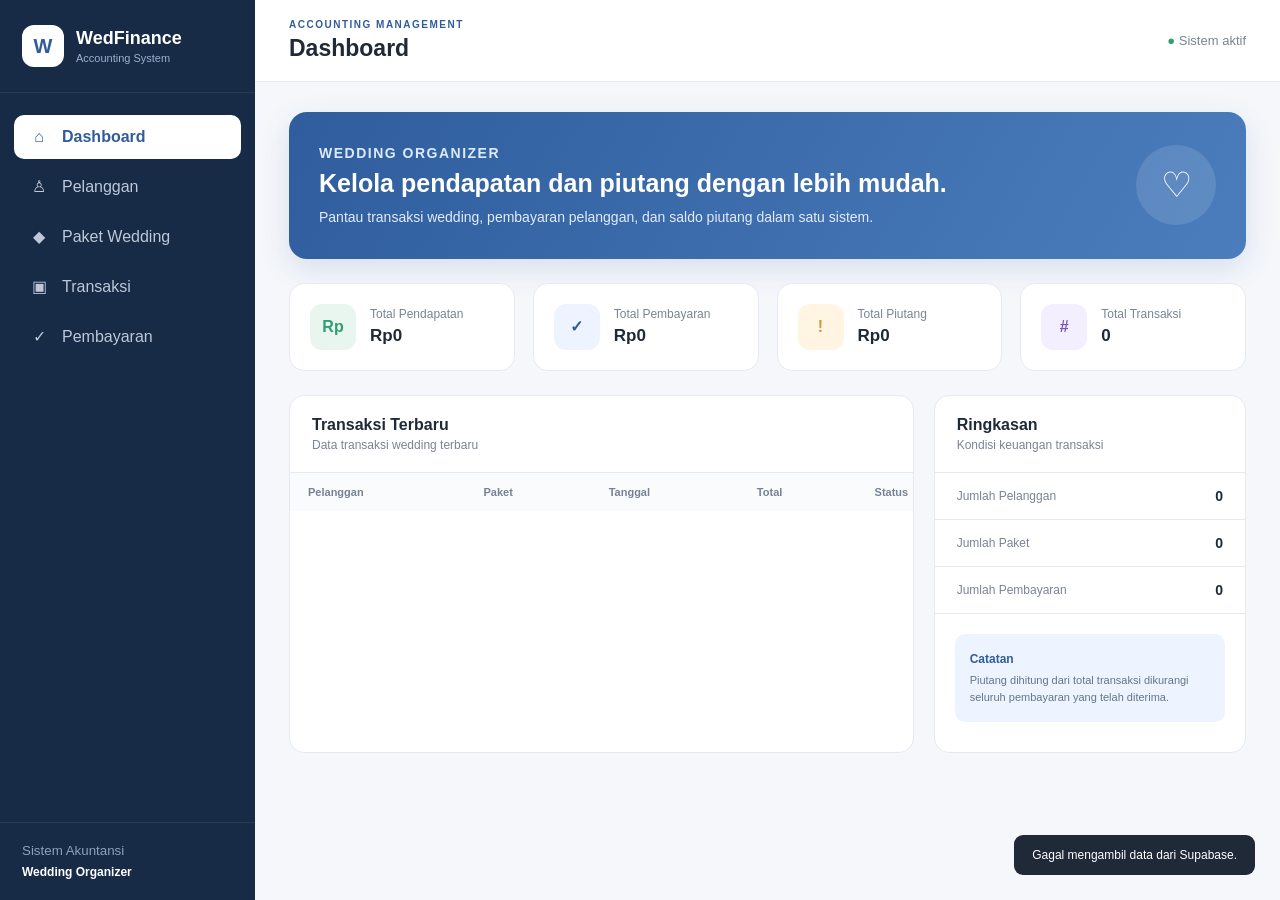
<file: index.html>
<!DOCTYPE html>
<html lang="id">

<head>

    <meta charset="UTF-8">

    <meta
        name="viewport"
        content="width=device-width, initial-scale=1.0"
    >

    <title>Sistem Akuntansi Wedding Organizer</title>

    <link
        rel="stylesheet"
        href="Front-End/CSS/style.css"
    >

</head>

<body>

    <div class="app">

        <!-- SIDEBAR -->

        <aside class="sidebar">

            <div class="brand">

                <div class="brand-icon">
                    W
                </div>

                <div>
                    <h2>WedFinance</h2>
                    <span>Accounting System</span>
                </div>

            </div>


            <nav>

                <button
                    class="nav-item active"
                    onclick="showSection('dashboard', this)"
                >
                    <span>⌂</span>
                    Dashboard
                </button>

                <button
                    class="nav-item"
                    onclick="showSection('pelanggan', this)"
                >
                    <span>♙</span>
                    Pelanggan
                </button>

                <button
                    class="nav-item"
                    onclick="showSection('paket', this)"
                >
                    <span>◆</span>
                    Paket Wedding
                </button>

                <button
                    class="nav-item"
                    onclick="showSection('transaksi', this)"
                >
                    <span>▣</span>
                    Transaksi
                </button>

                <button
                    class="nav-item"
                    onclick="showSection('pembayaran', this)"
                >
                    <span>✓</span>
                    Pembayaran
                </button>

            </nav>


            <div class="sidebar-footer">

                <small>
                    Sistem Akuntansi
                </small>

                <strong>
                    Wedding Organizer
                </strong>

            </div>

        </aside>


        <!-- MAIN -->

        <main class="main">

            <header class="topbar">

                <div>

                    <p class="eyebrow">
                        ACCOUNTING MANAGEMENT
                    </p>

                    <h1 id="pageTitle">
                        Dashboard
                    </h1>

                </div>

                <div class="top-date">

                    <span>●</span>
                    Sistem aktif

                </div>

            </header>


            <!-- DASHBOARD -->

            <section
                id="dashboard"
                class="section active-section"
            >

                <div class="welcome">

                    <div>

                        <p class="eyebrow">
                            WEDDING ORGANIZER
                        </p>

                        <h2>
                            Kelola pendapatan dan piutang
                            dengan lebih mudah.
                        </h2>

                        <p>
                            Pantau transaksi wedding,
                            pembayaran pelanggan,
                            dan saldo piutang dalam satu sistem.
                        </p>

                    </div>

                    <div class="welcome-icon">
                        ♡
                    </div>

                </div>


                <div class="stat-grid">

                    <div class="stat-card">

                        <div class="stat-icon revenue">
                            Rp
                        </div>

                        <div>

                            <span>Total Pendapatan</span>

                            <strong id="totalPendapatan">
                                Rp0
                            </strong>

                        </div>

                    </div>


                    <div class="stat-card">

                        <div class="stat-icon payment">
                            ✓
                        </div>

                        <div>

                            <span>Total Pembayaran</span>

                            <strong id="totalPembayaran">
                                Rp0
                            </strong>

                        </div>

                    </div>


                    <div class="stat-card">

                        <div class="stat-icon receivable">
                            !
                        </div>

                        <div>

                            <span>Total Piutang</span>

                            <strong id="totalPiutang">
                                Rp0
                            </strong>

                        </div>

                    </div>


                    <div class="stat-card">

                        <div class="stat-icon transaction">
                            #
                        </div>

                        <div>

                            <span>Total Transaksi</span>

                            <strong id="totalTransaksi">
                                0
                            </strong>

                        </div>

                    </div>

                </div>


                <div class="dashboard-grid">

                    <div class="panel">

                        <div class="panel-header">

                            <div>

                                <h3>
                                    Transaksi Terbaru
                                </h3>

                                <p>
                                    Data transaksi wedding terbaru
                                </p>

                            </div>

                        </div>

                        <div class="table-wrapper">

                            <table>

                                <thead>

                                    <tr>

                                        <th>
                                            Pelanggan
                                        </th>

                                        <th>
                                            Paket
                                        </th>

                                        <th>
                                            Tanggal
                                        </th>

                                        <th>
                                            Total
                                        </th>

                                        <th>
                                            Status
                                        </th>

                                    </tr>

                                </thead>

                                <tbody id="dashboardTable">

                                </tbody>

                            </table>

                        </div>

                    </div>


                    <div class="panel summary-panel">

                        <div class="panel-header">

                            <div>

                                <h3>
                                    Ringkasan
                                </h3>

                                <p>
                                    Kondisi keuangan transaksi
                                </p>

                            </div>

                        </div>

                        <div class="summary-item">

                            <span>
                                Jumlah Pelanggan
                            </span>

                            <strong id="jumlahPelanggan">
                                0
                            </strong>

                        </div>

                        <div class="summary-item">

                            <span>
                                Jumlah Paket
                            </span>

                            <strong id="jumlahPaket">
                                0
                            </strong>

                        </div>

                        <div class="summary-item">

                            <span>
                                Jumlah Pembayaran
                            </span>

                            <strong id="jumlahPembayaran">
                                0
                            </strong>

                        </div>

                        <div class="summary-note">

                            <strong>
                                Catatan
                            </strong>

                            <p>
                                Piutang dihitung dari total transaksi
                                dikurangi seluruh pembayaran
                                yang telah diterima.
                            </p>

                        </div>

                    </div>

                </div>

            </section>


            <!-- PELANGGAN -->

            <section
                id="pelanggan"
                class="section"
            >

                <div class="section-heading">

                    <div>

                        <p class="eyebrow">
                            MASTER DATA
                        </p>

                        <h2>
                            Data Pelanggan
                        </h2>

                        <p>
                            Kelola data pelanggan Wedding Organizer.
                        </p>

                    </div>

                </div>


                <div class="panel form-panel">

                    <h3>
                        Tambah Pelanggan
                    </h3>

                    <form id="formPelanggan">

                        <div class="form-grid">

                            <div class="form-group">

                                <label>
                                    Nama Pelanggan
                                </label>

                                <input
                                    type="text"
                                    id="namaPelanggan"
                                    required
                                    placeholder="Contoh: Andi Pratama"
                                >

                            </div>

                            <div class="form-group">

                                <label>
                                    Nomor Telepon
                                </label>

                                <input
                                    type="text"
                                    id="teleponPelanggan"
                                    required
                                    placeholder="08xxxxxxxxxx"
                                >

                            </div>

                            <div class="form-group">

                                <label>
                                    Email
                                </label>

                                <input
                                    type="email"
                                    id="emailPelanggan"
                                    placeholder="email@gmail.com"
                                >

                            </div>

                            <div class="form-group">

                                <label>
                                    Alamat
                                </label>

                                <input
                                    type="text"
                                    id="alamatPelanggan"
                                    placeholder="Alamat pelanggan"
                                >

                            </div>

                        </div>

                        <button
                            type="submit"
                            class="btn-primary"
                        >
                            + Simpan Pelanggan
                        </button>

                    </form>

                </div>


                <div class="panel">

                    <div class="panel-header">

                        <div>

                            <h3>
                                Daftar Pelanggan
                            </h3>

                        </div>

                    </div>

                    <div class="table-wrapper">

                        <table>

                            <thead>

                                <tr>

                                    <th>ID</th>
                                    <th>Nama</th>
                                    <th>Telepon</th>
                                    <th>Email</th>
                                    <th>Alamat</th>
                                    <th>Aksi</th>

                                </tr>

                            </thead>

                            <tbody id="pelangganTable">

                            </tbody>

                        </table>

                    </div>

                </div>

            </section>


            <!-- PAKET -->

            <section
                id="paket"
                class="section"
            >

                <div class="section-heading">

                    <div>

                        <p class="eyebrow">
                            MASTER DATA
                        </p>

                        <h2>
                            Paket Wedding
                        </h2>

                        <p>
                            Kelola paket dan harga jasa Wedding Organizer.
                        </p>

                    </div>

                </div>


                <div class="panel form-panel">

                    <h3>
                        Tambah Paket
                    </h3>

                    <form id="formPaket">

                        <div class="form-grid">

                            <div class="form-group">

                                <label>
                                    Nama Paket
                                </label>

                                <input
                                    type="text"
                                    id="namaPaket"
                                    required
                                    placeholder="Contoh: Paket Gold"
                                >

                            </div>

                            <div class="form-group">

                                <label>
                                    Harga
                                </label>

                                <input
                                    type="number"
                                    id="hargaPaket"
                                    required
                                    min="0"
                                    placeholder="25000000"
                                >

                            </div>

                            <div
                                class="form-group full"
                            >

                                <label>
                                    Deskripsi
                                </label>

                                <textarea
                                    id="deskripsiPaket"
                                    rows="3"
                                    placeholder="Deskripsi paket wedding"
                                ></textarea>

                            </div>

                        </div>

                        <button
                            type="submit"
                            class="btn-primary"
                        >
                            + Simpan Paket
                        </button>

                    </form>

                </div>


                <div class="panel">

                    <div class="panel-header">

                        <div>

                            <h3>
                                Daftar Paket
                            </h3>

                        </div>

                    </div>

                    <div class="table-wrapper">

                        <table>

                            <thead>

                                <tr>

                                    <th>ID</th>
                                    <th>Nama Paket</th>
                                    <th>Harga</th>
                                    <th>Deskripsi</th>
                                    <th>Aksi</th>

                                </tr>

                            </thead>

                            <tbody id="paketTable">

                            </tbody>

                        </table>

                    </div>

                </div>

            </section>


            <!-- TRANSAKSI -->

            <section
                id="transaksi"
                class="section"
            >

                <div class="section-heading">

                    <div>

                        <p class="eyebrow">
                            TRANSACTION
                        </p>

                        <h2>
                            Transaksi Wedding
                        </h2>

                        <p>
                            Catat pesanan dan nilai pendapatan.
                        </p>

                    </div>

                </div>


                <div class="panel form-panel">

                    <h3>
                        Tambah Transaksi
                    </h3>

                    <form id="formTransaksi">

                        <div class="form-grid">

                            <div class="form-group">

                                <label>
                                    Pelanggan
                                </label>

                                <select
                                    id="transaksiPelanggan"
                                    required
                                >
                                    <option value="">
                                        Pilih pelanggan
                                    </option>
                                </select>

                            </div>


                            <div class="form-group">

                                <label>
                                    Paket Wedding
                                </label>

                                <select
                                    id="transaksiPaket"
                                    required
                                >
                                    <option value="">
                                        Pilih paket
                                    </option>
                                </select>

                            </div>


                            <div class="form-group">

                                <label>
                                    Tanggal Transaksi
                                </label>

                                <input
                                    type="date"
                                    id="tanggalTransaksi"
                                    required
                                >

                            </div>


                            <div class="form-group">

                                <label>
                                    Tanggal Acara
                                </label>

                                <input
                                    type="date"
                                    id="tanggalAcara"
                                    required
                                >

                            </div>


                            <div class="form-group">

                                <label>
                                    Total Transaksi
                                </label>

                                <input
                                    type="number"
                                    id="totalTransaksiInput"
                                    required
                                    min="0"
                                    placeholder="25000000"
                                >

                            </div>


                            <div class="form-group">

                                <label>
                                    Status
                                </label>

                                <select id="statusTransaksi">

                                    <option value="Belum Lunas">
                                        Belum Lunas
                                    </option>

                                    <option value="DP">
                                        DP
                                    </option>

                                    <option value="Lunas">
                                        Lunas
                                    </option>

                                </select>

                            </div>

                        </div>

                        <button
                            type="submit"
                            class="btn-primary"
                        >
                            + Simpan Transaksi
                        </button>

                    </form>

                </div>


                <div class="panel">

                    <div class="panel-header">

                        <div>

                            <h3>
                                Daftar Transaksi
                            </h3>

                        </div>

                    </div>

                    <div class="table-wrapper">

                        <table>

                            <thead>

                                <tr>

                                    <th>ID</th>
                                    <th>Pelanggan</th>
                                    <th>Paket</th>
                                    <th>Tanggal</th>
                                    <th>Acara</th>
                                    <th>Total</th>
                                    <th>Status</th>
                                    <th>Aksi</th>

                                </tr>

                            </thead>

                            <tbody id="transaksiTable">

                            </tbody>

                        </table>

                    </div>

                </div>

            </section>


            <!-- PEMBAYARAN -->

            <section
                id="pembayaran"
                class="section"
            >

                <div class="section-heading">

                    <div>

                        <p class="eyebrow">
                            RECEIVABLE
                        </p>

                        <h2>
                            Pembayaran
                        </h2>

                        <p>
                            Catat pembayaran pelanggan dan pantau piutang.
                        </p>

                    </div>

                </div>


                <div class="panel form-panel">

                    <h3>
                        Tambah Pembayaran
                    </h3>

                    <form id="formPembayaran">

                        <div class="form-grid">

                            <div class="form-group">

                                <label>
                                    Transaksi
                                </label>

                                <select
                                    id="pembayaranTransaksi"
                                    required
                                >

                                    <option value="">
                                        Pilih transaksi
                                    </option>

                                </select>

                            </div>


                            <div class="form-group">

                                <label>
                                    Tanggal Pembayaran
                                </label>

                                <input
                                    type="date"
                                    id="tanggalPembayaran"
                                    required
                                >

                            </div>


                            <div class="form-group">

                                <label>
                                    Jumlah Bayar
                                </label>

                                <input
                                    type="number"
                                    id="jumlahBayar"
                                    required
                                    min="1"
                                    placeholder="5000000"
                                >

                            </div>


                            <div class="form-group">

                                <label>
                                    Metode Pembayaran
                                </label>

                                <select id="metodePembayaran">

                                    <option value="Transfer">
                                        Transfer
                                    </option>

                                    <option value="Cash">
                                        Cash
                                    </option>

                                    <option value="QRIS">
                                        QRIS
                                    </option>

                                </select>

                            </div>


                            <div
                                class="form-group full"
                            >

                                <label>
                                    Keterangan
                                </label>

                                <textarea
                                    id="keteranganPembayaran"
                                    rows="3"
                                    placeholder="Contoh: Pembayaran DP"
                                ></textarea>

                            </div>

                        </div>

                        <button
                            type="submit"
                            class="btn-primary"
                        >
                            + Simpan Pembayaran
                        </button>

                    </form>

                </div>


                <div class="panel">

                    <div class="panel-header">

                        <div>

                            <h3>
                                Riwayat Pembayaran
                            </h3>

                        </div>

                    </div>

                    <div class="table-wrapper">

                        <table>

                            <thead>

                                <tr>

                                    <th>ID</th>
                                    <th>Transaksi</th>
                                    <th>Tanggal</th>
                                    <th>Jumlah</th>
                                    <th>Metode</th>
                                    <th>Keterangan</th>
                                    <th>Aksi</th>

                                </tr>

                            </thead>

                            <tbody id="pembayaranTable">

                            </tbody>

                        </table>

                    </div>

                </div>

            </section>

        </main>

    </div>


    <div
        id="toast"
        class="toast"
    >
    </div>


    <script src="Front-End/JS/script.js"></script>

</body>

</html>
</file>
<file: Front-End/CSS/style.css>
* {
    margin: 0;
    padding: 0;
    box-sizing: border-box;
}

:root {
    --primary: #315c9b;
    --primary-dark: #244777;
    --primary-light: #edf4ff;

    --bg: #f5f7fb;
    --white: #ffffff;

    --text: #1f2937;
    --muted: #7a8495;

    --border: #e6eaf0;

    --success: #2f9e72;
    --warning: #d79a32;
    --danger: #d45c67;

    --sidebar: #172a46;
}

body {
    font-family:
        "Segoe UI",
        Arial,
        sans-serif;

    background: var(--bg);
    color: var(--text);
}

button,
input,
select,
textarea {
    font: inherit;
}

button {
    cursor: pointer;
}

.app {
    display: flex;
    min-height: 100vh;
}


/* =====================================================
   SIDEBAR
===================================================== */

.sidebar {
    width: 255px;
    background: var(--sidebar);
    color: white;

    display: flex;
    flex-direction: column;

    position: fixed;
    left: 0;
    top: 0;
    bottom: 0;
}

.brand {
    display: flex;
    align-items: center;

    gap: 12px;

    padding: 25px 22px;

    border-bottom:
        1px solid
        rgba(255, 255, 255, 0.08);
}

.brand-icon {
    width: 42px;
    height: 42px;

    display: flex;
    align-items: center;
    justify-content: center;

    border-radius: 12px;

    background: #ffffff;
    color: var(--primary);

    font-weight: 800;
    font-size: 20px;
}

.brand h2 {
    font-size: 18px;
}

.brand span {
    display: block;

    margin-top: 3px;

    color: #9fb0c9;

    font-size: 11px;
}

.sidebar nav {
    padding: 22px 14px;
}

.nav-item {
    width: 100%;

    display: flex;
    align-items: center;

    gap: 13px;

    border: none;
    background: transparent;

    color: #bdc8d8;

    padding: 13px 15px;

    border-radius: 10px;

    margin-bottom: 5px;

    text-align: left;

    transition: 0.2s;
}

.nav-item span {
    width: 20px;
    text-align: center;
}

.nav-item:hover {
    background:
        rgba(255, 255, 255, 0.08);

    color: white;
}

.nav-item.active {
    background: white;
    color: var(--primary);

    font-weight: 700;
}

.sidebar-footer {
    margin-top: auto;

    padding: 20px 22px;

    border-top:
        1px solid
        rgba(255, 255, 255, 0.08);
}

.sidebar-footer small {
    display: block;

    color: #8fa1bb;

    margin-bottom: 4px;
}

.sidebar-footer strong {
    font-size: 12px;
}


/* =====================================================
   MAIN
===================================================== */

.main {
    margin-left: 255px;

    width: calc(100% - 255px);

    min-height: 100vh;
}

.topbar {
    height: 82px;

    background: white;

    border-bottom:
        1px solid
        var(--border);

    display: flex;
    align-items: center;
    justify-content: space-between;

    padding: 0 34px;
}

.eyebrow {
    font-size: 10px;

    letter-spacing: 1.5px;

    color: var(--primary);

    font-weight: 800;

    margin-bottom: 5px;
}

.topbar h1 {
    font-size: 23px;
}

.top-date {
    color: var(--muted);

    font-size: 13px;
}

.top-date span {
    color: var(--success);
}


/* =====================================================
   SECTION
===================================================== */

.section {
    display: none;

    padding: 30px 34px;
}

.active-section {
    display: block;
}


/* =====================================================
   WELCOME
===================================================== */

.welcome {
    background:
        linear-gradient(
            120deg,
            #2f5d9d,
            #4b7dbd
        );

    border-radius: 18px;

    padding: 30px;

    color: white;

    display: flex;
    align-items: center;
    justify-content: space-between;

    margin-bottom: 24px;

    box-shadow:
        0 10px 30px
        rgba(49, 92, 155, 0.15);
}

.welcome .eyebrow {
    color: #dceaff;
}

.welcome h2 {
    font-size: 25px;

    max-width: 650px;

    margin-bottom: 8px;
}

.welcome p {
    color: #e2ecfa;

    font-size: 14px;

    max-width: 650px;

    line-height: 1.6;
}

.welcome-icon {
    width: 80px;
    height: 80px;

    display: flex;
    align-items: center;
    justify-content: center;

    border-radius: 50%;

    background:
        rgba(255,255,255,0.12);

    font-size: 35px;
}


/* =====================================================
   STAT CARD
===================================================== */

.stat-grid {
    display: grid;

    grid-template-columns:
        repeat(4, 1fr);

    gap: 18px;

    margin-bottom: 24px;
}

.stat-card {
    background: white;

    border: 1px solid var(--border);

    border-radius: 15px;

    padding: 20px;

    display: flex;
    align-items: center;

    gap: 14px;
}

.stat-icon {
    width: 46px;
    height: 46px;

    display: flex;
    align-items: center;
    justify-content: center;

    border-radius: 12px;

    font-weight: 800;
}

.revenue {
    background: #e9f5ef;
    color: var(--success);
}

.payment {
    background: #edf4ff;
    color: var(--primary);
}

.receivable {
    background: #fff5e2;
    color: var(--warning);
}

.transaction {
    background: #f3efff;
    color: #7956b3;
}

.stat-card span {
    display: block;

    color: var(--muted);

    font-size: 12px;

    margin-bottom: 5px;
}

.stat-card strong {
    font-size: 17px;
}


/* =====================================================
   DASHBOARD GRID
===================================================== */

.dashboard-grid {
    display: grid;

    grid-template-columns:
        2fr 1fr;

    gap: 20px;
}

.panel {
    background: white;

    border: 1px solid var(--border);

    border-radius: 15px;

    margin-bottom: 20px;

    overflow: hidden;
}

.panel-header {
    padding: 20px 22px;

    display: flex;
    align-items: center;
    justify-content: space-between;

    border-bottom:
        1px solid
        var(--border);
}

.panel-header h3 {
    font-size: 16px;
}

.panel-header p {
    color: var(--muted);

    font-size: 12px;

    margin-top: 4px;
}


/* =====================================================
   TABLE
===================================================== */

.table-wrapper {
    width: 100%;

    overflow-x: auto;
}

table {
    width: 100%;

    border-collapse: collapse;

    min-width: 700px;
}

th {
    background: #fafbfc;

    color: #778196;

    font-size: 11px;

    text-align: left;

    padding: 13px 18px;

    white-space: nowrap;
}

td {
    padding: 14px 18px;

    border-top:
        1px solid
        #edf0f4;

    font-size: 12px;

    vertical-align: middle;
}

tbody tr:hover {
    background: #fbfcfe;
}


/* =====================================================
   BADGE
===================================================== */

.badge {
    display: inline-flex;

    padding: 5px 9px;

    border-radius: 20px;

    font-size: 10px;

    font-weight: 700;
}

.badge-lunas {
    background: #e8f5ef;
    color: #2f8b65;
}

.badge-dp {
    background: #fff3dd;
    color: #b77c1d;
}

.badge-belum {
    background: #ffecef;
    color: #c55361;
}


/* =====================================================
   FORM
===================================================== */

.form-panel {
    padding: 22px;
}

.form-panel h3 {
    margin-bottom: 20px;
}

.form-grid {
    display: grid;

    grid-template-columns:
        repeat(2, 1fr);

    gap: 16px;

    margin-bottom: 20px;
}

.form-group {
    display: flex;
    flex-direction: column;

    gap: 7px;
}

.form-group.full {
    grid-column: 1 / -1;
}

.form-group label {
    font-size: 12px;

    color: #596579;

    font-weight: 700;
}

.form-group input,
.form-group select,
.form-group textarea {
    width: 100%;

    border:
        1px solid
        #dfe4eb;

    border-radius: 9px;

    padding: 11px 12px;

    outline: none;

    color: var(--text);

    background: white;

    transition: 0.2s;
}

.form-group input:focus,
.form-group select:focus,
.form-group textarea:focus {
    border-color: var(--primary);

    box-shadow:
        0 0 0 3px
        rgba(49, 92, 155, 0.08);
}

.form-group textarea {
    resize: vertical;
}


/* =====================================================
   BUTTON
===================================================== */

.btn-primary {
    border: none;

    background: var(--primary);

    color: white;

    padding: 11px 17px;

    border-radius: 9px;

    font-size: 12px;

    font-weight: 700;

    transition: 0.2s;
}

.btn-primary:hover {
    background: var(--primary-dark);

    transform: translateY(-1px);
}

.btn-delete {
    border: none;

    background: #fff0f1;

    color: var(--danger);

    padding: 6px 10px;

    border-radius: 7px;

    font-size: 10px;

    font-weight: 700;
}

.btn-delete:hover {
    background: #ffe1e4;
}


/* =====================================================
   SECTION HEADING
===================================================== */

.section-heading {
    margin-bottom: 22px;
}

.section-heading h2 {
    font-size: 24px;

    margin-bottom: 5px;
}

.section-heading p:not(.eyebrow) {
    color: var(--muted);

    font-size: 13px;
}


/* =====================================================
   SUMMARY
===================================================== */

.summary-panel {
    padding-bottom: 10px;
}

.summary-item {
    display: flex;
    align-items: center;
    justify-content: space-between;

    padding: 15px 22px;

    border-bottom:
        1px solid
        var(--border);
}

.summary-item span {
    color: var(--muted);

    font-size: 12px;
}

.summary-item strong {
    font-size: 14px;
}

.summary-note {
    margin: 20px;

    padding: 15px;

    border-radius: 10px;

    background: var(--primary-light);
}

.summary-note strong {
    color: var(--primary);

    font-size: 12px;
}

.summary-note p {
    color: #64748b;

    font-size: 11px;

    line-height: 1.6;

    margin-top: 5px;
}


/* =====================================================
   TOAST
===================================================== */

.toast {
    position: fixed;

    right: 25px;
    bottom: 25px;

    background: #1f2937;

    color: white;

    padding: 13px 18px;

    border-radius: 9px;

    font-size: 12px;

    opacity: 0;

    pointer-events: none;

    transform: translateY(15px);

    transition: 0.25s;

    z-index: 999;
}

.toast.show {
    opacity: 1;

    transform: translateY(0);
}


/* =====================================================
   RESPONSIVE
===================================================== */

@media (max-width: 1100px) {

    .stat-grid {
        grid-template-columns:
            repeat(2, 1fr);
    }

    .dashboard-grid {
        grid-template-columns: 1fr;
    }
}


@media (max-width: 800px) {

    .sidebar {
        width: 210px;
    }

    .main {
        margin-left: 210px;

        width: calc(100% - 210px);
    }

    .topbar,
    .section {
        padding-left: 20px;
        padding-right: 20px;
    }

    .form-grid {
        grid-template-columns: 1fr;
    }

    .form-group.full {
        grid-column: auto;
    }
}


@media (max-width: 600px) {

    .sidebar {
        position: relative;

        width: 100%;

        min-height: auto;
    }

    .app {
        flex-direction: column;
    }

    .main {
        margin-left: 0;

        width: 100%;
    }

    .sidebar nav {
        display: grid;

        grid-template-columns:
            repeat(2, 1fr);
    }

    .sidebar-footer {
        display: none;
    }

    .topbar {
        height: auto;

        padding-top: 20px;
        padding-bottom: 20px;
    }

    .top-date {
        display: none;
    }

    .stat-grid {
        grid-template-columns: 1fr;
    }

    .welcome {
        padding: 22px;
    }

    .welcome h2 {
        font-size: 20px;
    }

    .welcome-icon {
        display: none;
    }
}
</file>
